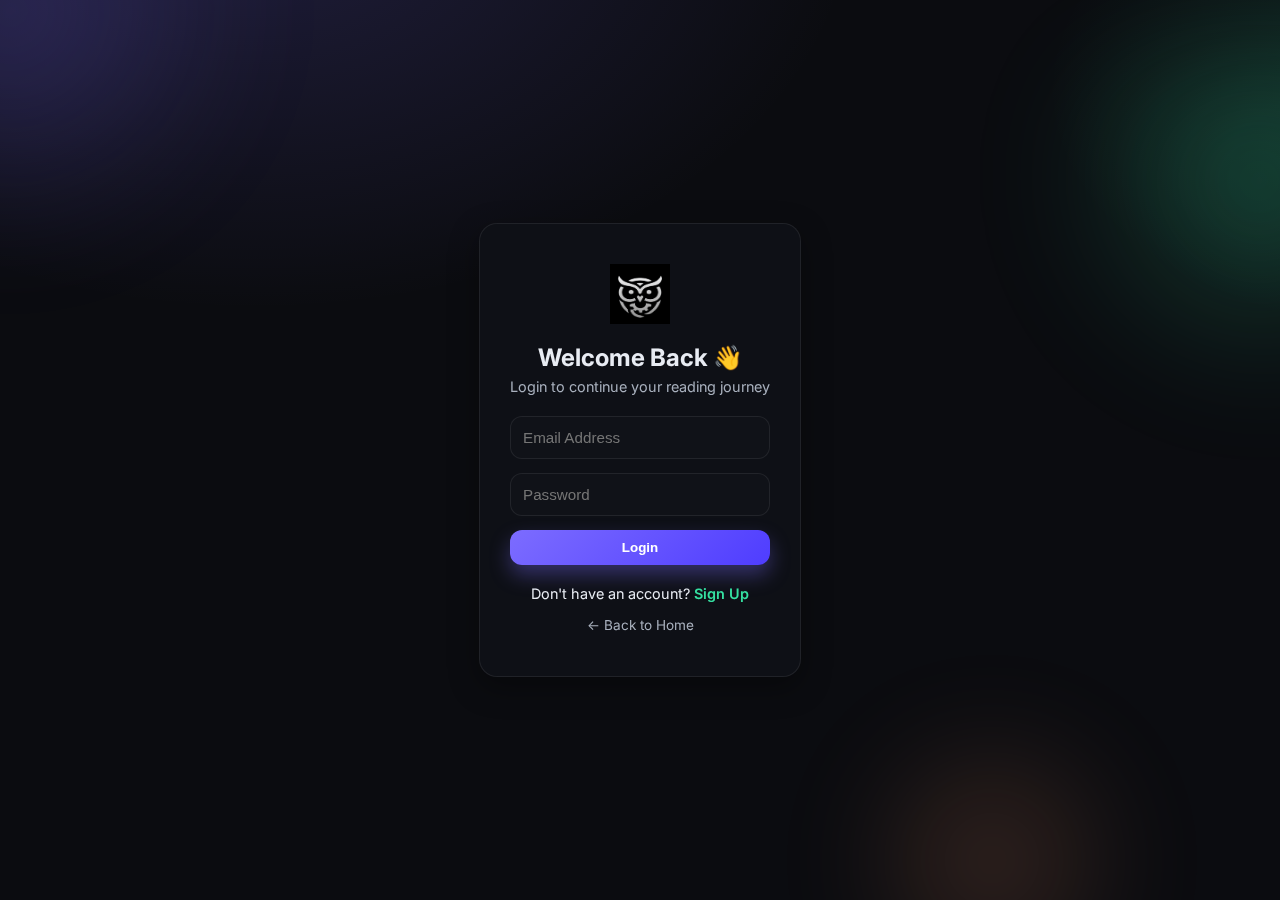
<file: frontend/login.html>
<!DOCTYPE html>
<html lang="en">
<head>
  <meta charset="UTF-8">
  <meta name="viewport" content="width=device-width, initial-scale=1.0">
  <title>Login | BookNest 📚</title>

  <link rel="stylesheet" href="style.css">
  <link href="https://fonts.googleapis.com/css2?family=Inter:wght@400;500;600;700&display=swap" rel="stylesheet">

  <!-- 🔹 Prevent logged-in users from viewing login page -->
  <script src="session.js"></script>
  <script>
    redirectIfLoggedIn();
  </script>
</head>

<body class="auth-body">

  <!-- Background effects -->
  <div class="bg-accents" aria-hidden="true">
    <div class="blob blob-1"></div>
    <div class="blob blob-2"></div>
    <div class="blob blob-3"></div>
  </div>

  <!-- Login Container -->
  <div class="auth-container">
    <div class="auth-card">
      <img src="log2.png" alt="BookNest logo" class="auth-logo">
      <h2>Welcome Back 👋</h2>
      <p class="muted-text">Login to continue your reading journey</p>

      <!-- Login Form -->
      <form class="auth-form" id="loginForm">
        <input type="email" id="email" placeholder="Email Address" required>
        <input type="password" id="password" placeholder="Password" required>
        <button type="submit" class="btn primary">Login</button>
      </form>

      <p class="auth-switch">
        Don't have an account? <a href="signup.html">Sign Up</a>
      </p>
      <a href="index.html" class="back-home">← Back to Home</a>
    </div>
  </div>

  <!-- Login Script -->
  <script>
  const API_BASE = "https://book-recommendation-1-48xw.onrender.com";

  document.getElementById("loginForm").addEventListener("submit", async function (e) {
    e.preventDefault();

    const details = {
      email: document.getElementById("email").value.trim(),
      password: document.getElementById("password").value.trim()
    };

    if (!details.email || !details.password) {
      alert("Please enter both email and password.");
      return;
    }

    try {
      const response = await fetch(`${API_BASE}/auth/login`, {
        method: "POST",
        headers: { "Content-Type": "application/json" },
        body: JSON.stringify(details)
      });

      const result = await response.json();

      if (response.ok) {
        localStorage.setItem("user", JSON.stringify(result));
        alert("Login successful!");
        window.location.href = "index.html";
      } else {
        alert(result.message || "Invalid email or password.");
      }

    } catch (err) {
      console.error(err);
      alert("Server connection error.");
    }
  });
</script>


</body>
</html>
</file>
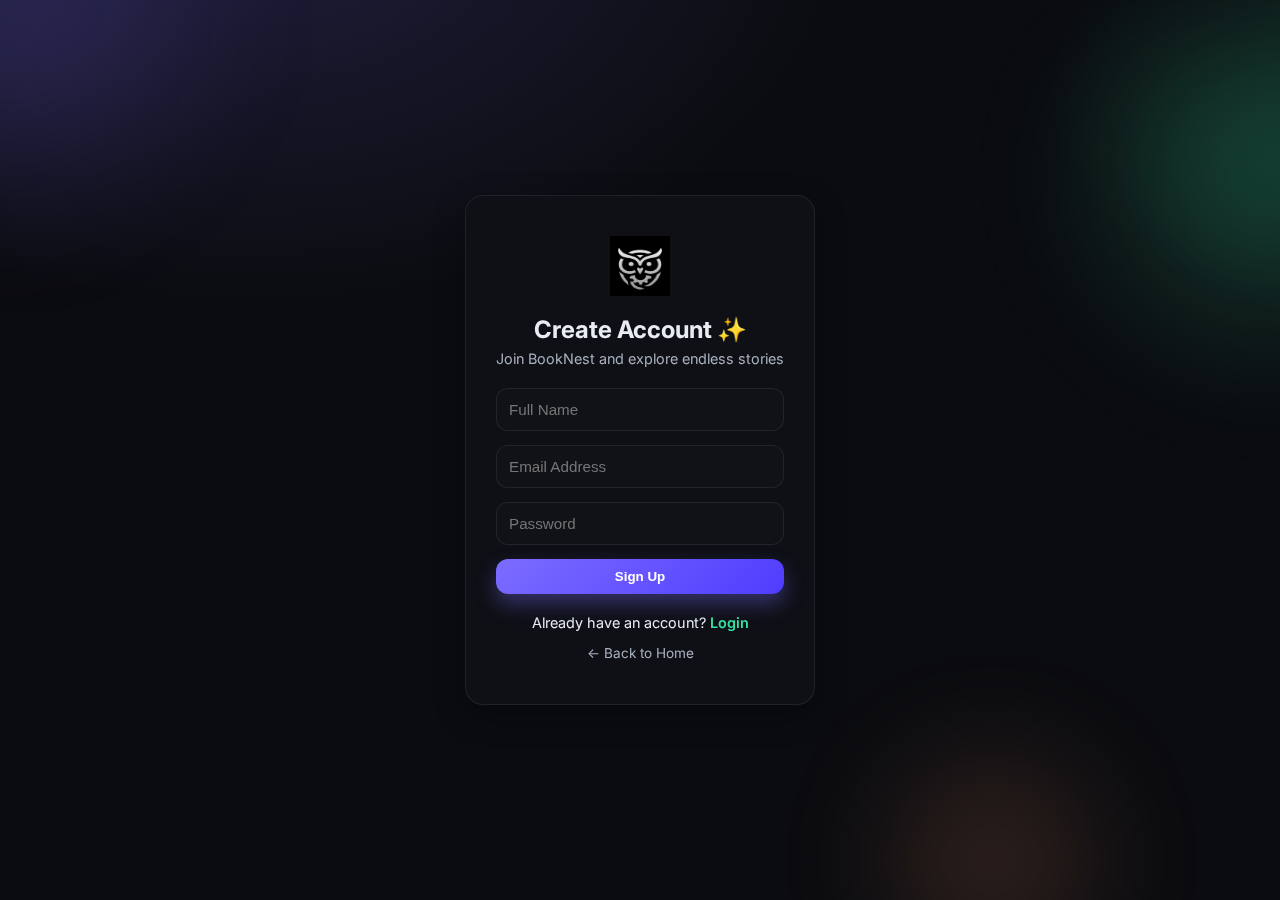
<file: frontend/signup.html>
<!DOCTYPE html>
<html lang="en">
<head>
  <meta charset="UTF-8">
  <meta name="viewport" content="width=device-width, initial-scale=1.0">
  <title>Sign Up | BookNest 📚</title>
  <link rel="stylesheet" href="style.css">
  <link href="https://fonts.googleapis.com/css2?family=Inter:wght@400;500;600;700&display=swap" rel="stylesheet">
</head>

<body class="auth-body">

  <!-- Background effects -->
  <div class="bg-accents" aria-hidden="true">
    <div class="blob blob-1"></div>
    <div class="blob blob-2"></div>
    <div class="blob blob-3"></div>
  </div>

  <!-- Signup Container -->
  <div class="auth-container">
    <div class="auth-card">
      <img src="log2.png" alt="BookNest logo" class="auth-logo">
      <h2>Create Account ✨</h2>
      <p class="muted-text">Join BookNest and explore endless stories</p>

      <!-- Signup Form -->
      <form class="auth-form" id="signupForm">
        <input type="text" id="name" placeholder="Full Name" required>
        <input type="email" id="email" placeholder="Email Address" required>
        <input type="password" id="password" placeholder="Password" required>
        <button type="submit" class="btn primary">Sign Up</button>
      </form>

      <p class="auth-switch">
        Already have an account? <a href="login.html">Login</a>
      </p>
      <a href="index.html" class="back-home">← Back to Home</a>
    </div>
  </div>


  <!-- Signup Script -->
  <script>
  const API_BASE = "https://book-recommendation-1-48xw.onrender.com";

  document.getElementById("signupForm").addEventListener("submit", async function (e) {
    e.preventDefault();

    const user = {
      name: document.getElementById("name").value,
      email: document.getElementById("email").value,
      password: document.getElementById("password").value
    };

    try {
      const response = await fetch(`${API_BASE}/auth/signup`, {
        method: "POST",
        headers: { "Content-Type": "application/json" },
        body: JSON.stringify(user)
      });

      const result = await response.json();

      if (response.ok) {
        alert("Signup successful! Please login now.");
        window.location.href = "login.html";
      } else {
        alert(result.message || "Signup failed.");
      }

    } catch (error) {
      alert("Error connecting to server.");
      console.error(error);
    }
  });
</script>


</body>
</html>
</file>
<file: frontend/style.css>
* {
  margin: 0;
  padding: 0;
  box-sizing: border-box;
}

:root {
  --bg: #0b0c10;
  --surface: #101218;
  --elev: #141824;
  --text: #e8ecf3;
  --muted: #a8b0bd;
  --primary: #7c6cff;
  --primary-700: #6b59ff;
  --primary-900: #4f3dff;
  --accent: #35e0a1;
  --card: #0f1320;
  --ring: rgba(124,108,255,0.45);
  --shadow: 0 10px 30px rgba(0,0,0,0.35);
  --radius: 14px;
  --radius-sm: 10px;
  --transition: 200ms ease;
}

body {
  background: radial-gradient(1200px 800px at 20% -10%, rgba(124,108,255,0.18), transparent 50%),
              radial-gradient(900px 600px at 110% 10%, rgba(53,224,161,0.14), transparent 40%),
              var(--bg);
  color: var(--text);
  font-family: "Inter", system-ui, -apple-system, Segoe UI, Roboto, Arial, sans-serif;
  line-height: 1.5;
  -webkit-font-smoothing: antialiased;
  text-rendering: optimizeLegibility;
}

.bg-accents {
  position: fixed;
  inset: 0;
  pointer-events: none;
  z-index: 0;
}
.blob {
  position: absolute;
  filter: blur(60px);
  opacity: 0.25;
  transform: translateZ(0);
}
.blob-1 {
  width: 420px; height: 420px; left: -120px; top: -120px;
  background: radial-gradient(circle at 30% 30%, #7c6cff, transparent 60%);
}
.blob-2 {
  width: 380px; height: 380px; right: -100px; top: 60px;
  background: radial-gradient(circle at 70% 30%, #35e0a1, transparent 60%);
}
.blob-3 {
  width: 320px; height: 320px; right: 10%; bottom: -120px;
  background: radial-gradient(circle at 50% 50%, #ff9c6b, transparent 60%);
}

.navbar {
  position: sticky;
  top: 0;
  z-index: 10;
  display: flex;
  justify-content: space-between;
  align-items: center;
  background: color-mix(in oklab, var(--surface), black 10%);
  backdrop-filter: saturate(140%) blur(10px);
  border-bottom: 1px solid rgba(255,255,255,0.06);
  padding: 14px 22px;
}
.brand {
  display: flex;
  align-items: center;
  gap: 12px;
}
.brand-logo {
  width: 38px;
  height: 38px;
  display: grid;
  place-items: center;
  background: linear-gradient(135deg, var(--primary) 0%, var(--accent) 100%);
  border-radius: 10px;
  box-shadow: 0 6px 16px rgba(124,108,255,0.35);
}
.brand-name {
  font-size: 1.2rem;
  font-weight: 700;
  letter-spacing: 0.2px;
}
.nav-actions {
  display: flex;
  align-items: center;
  gap: 10px;
}

.hero {
  position: relative;
  z-index: 1;
  display: grid;
  grid-template-columns: 1.2fr 1fr;
  gap: 24px;
  align-items: center;
  padding: 36px 22px 18px;
}
.hero-content h2 {
  font-size: clamp(1.8rem, 3.5vw, 2.6rem);
  line-height: 1.15;
  font-weight: 800;
  letter-spacing: -0.02em;
}
.hero-content p {
  margin-top: 10px;
  color: var(--muted);
}
.search-bar {
  margin-top: 16px;
  display: flex;
  align-items: center;
  gap: 10px;
  background: var(--surface);
  border: 1px solid rgba(255,255,255,0.06);
  padding: 10px 10px 10px 14px;
  border-radius: 1000px;
  box-shadow: var(--shadow);
}
.search-icon { opacity: 0.9 }
.search-bar input {
  flex: 1;
  color: var(--text);
  background: transparent;
  border: none;
  outline: none;
  padding: 8px 10px;
  font-size: 1rem;
}
.controls {
  margin-top: 14px;
  display: flex;
  align-items: center;
  gap: 14px;
  flex-wrap: wrap;
}
.chips { display: flex; flex-wrap: wrap; gap: 8px; }
.chip {
  border: 1px solid rgba(255,255,255,0.08);
  background: color-mix(in oklab, var(--elev), black 2%);
  color: var(--muted);
  padding: 8px 12px;
  border-radius: 999px;
  cursor: pointer;
  transition: background var(--transition), color var(--transition), border-color var(--transition), transform var(--transition);
  user-select: none;
}
.chip:hover { transform: translateY(-1px); }
.chip.active {
  background: rgba(124,108,255,0.18);
  color: var(--text);
  border-color: var(--ring);
  box-shadow: 0 0 0 4px rgba(124,108,255,0.08) inset;
}
.sort {
  margin-left: auto;
  display: flex;
  align-items: center;
  gap: 8px;
  color: var(--muted);
}
.sort select {
  background: var(--surface);
  color: var(--text);
  border: 1px solid rgba(255,255,255,0.07);
  border-radius: 10px;
  padding: 8px 10px;
  outline: none;
}


.hero-logo {
  width: 280px;
  max-width: 100%;
  height: auto;
  display: block;
  margin: 0 auto;
  transition: transform 0.3s ease;
}

.hero-logo:hover {
  transform: scale(1.05);
}



.btn {
  border: none;
  border-radius: 12px;
  padding: 10px 14px;
  cursor: pointer;
  font-weight: 600;
  transition: transform var(--transition), box-shadow var(--transition), background var(--transition), color var(--transition);
}
.btn:active { transform: translateY(1px) }
.btn.primary {
  background: linear-gradient(135deg, var(--primary) 0%, var(--primary-900) 100%);
  color: white;
  box-shadow: 0 10px 20px rgba(124,108,255,0.35);
}
.btn.primary:hover { filter: brightness(1.06) }
.btn.subtle { background: var(--surface); color: var(--text); border: 1px solid rgba(255,255,255,0.08); }
.btn.icon-btn {
  width: 40px; height: 40px; border-radius: 999px;
  background: var(--surface);
  color: var(--text);
  border: 1px solid rgba(255,255,255,0.08);
}

.book-section {
  position: relative;
  z-index: 1;
  margin: 22px;
  background: color-mix(in oklab, var(--surface), black 6%);
  border: 1px solid rgba(255,255,255,0.06);
  border-radius: var(--radius);
  padding: 16px;
  box-shadow: var(--shadow);
  
}
.section-head {
  display: flex;
  justify-content: space-between;
  align-items: center;
  margin-bottom: 10px;
}
.section-head h3 { font-size: 1.05rem; }
.link { color: var(--accent); text-decoration: none; font-weight: 600; }

.book-container {
  display: grid;
  grid-template-columns: repeat(auto-fill, minmax(220px, 1fr));
  gap: 14px;
  align-items: stretch; /* stretch all cards to same height */
  overflow: visible; /* allow 3D transforms */
}


/* === FIXED FLIP EFFECT (GRID-SAFE VERSION) === */
.book-card {
  position: relative;
  width: 100%;
  height: 400px;
  min-height: 400px; /* ensure minimum height */
  max-height: 400px; /* ensure maximum height */
  perspective: 1000px;
  transform-style: preserve-3d;
  border-radius: var(--radius);
  overflow: hidden; /* ensure card clips any overflow */
  opacity: 0;
  animation: cardFadeIn 0.75s ease forwards;
  transition: transform 0.35s ease, box-shadow 0.35s ease;
  box-shadow: 0 0 0 0 rgba(124,108,255,0.0), 0 10px 20px rgba(9, 14, 28, 0.24);
}

.book-card:hover:not(.flipped) {
  transform: translateY(-6px);
  box-shadow: 0 0 0 2px rgba(124,108,255,0.58), 0 18px 38px rgba(8, 14, 30, 0.45);
}

.book-card.flipped {
  box-shadow: 0 0 0 2px rgba(124,108,255,0.4);
  transform: none;
}
.book-card:nth-of-type(1) { animation-delay: 0.05s; }
.book-card:nth-of-type(2) { animation-delay: 0.1s; }
.book-card:nth-of-type(3) { animation-delay: 0.15s; }
.book-card:nth-of-type(4) { animation-delay: 0.2s; }
.book-card:nth-of-type(5) { animation-delay: 0.25s; }
.book-card:nth-of-type(6) { animation-delay: 0.3s; }
.book-card:nth-of-type(7) { animation-delay: 0.35s; }
.book-card:nth-of-type(8) { animation-delay: 0.4s; }

.card-inner {
  position: relative;
  width: 100%;
  height: 100%;
  min-height: 100%;
  transition: transform 0.8s ease;
  transform-style: preserve-3d;
}

.book-card.flipped .card-inner {
  transform: rotateY(180deg);
}

/* Both faces occupy same space */
.card-front,
.card-back {
  position: absolute;
  inset: 0;
  width: 100%;
  height: 100%;
  border-radius: var(--radius);
  backface-visibility: hidden;
  -webkit-backface-visibility: hidden;
  overflow: hidden;
}

/* FRONT */
.card-front {
  background: linear-gradient(180deg, color-mix(in oklab, var(--card), black 4%), color-mix(in oklab, var(--elev), black 2%));
  transform: rotateY(0deg);
  z-index: 2;
  display: flex;
  flex-direction: column;
  overflow: hidden; /* prevent content from overflowing */
  height: 100%; /* ensure it takes full card height */
  max-height: 100%; /* prevent overflow */
  position: relative;
  transition: box-shadow 0.35s ease;
}
.card-front::after {
  content: "";
  position: absolute;
  inset: 0;
  background: linear-gradient(135deg, rgba(124,108,255,0.22), rgba(53,224,161,0.2));
  mix-blend-mode: screen;
  opacity: 0;
  transition: opacity 0.4s ease;
  pointer-events: none;
}
.book-card:hover:not(.flipped) .card-front {
  box-shadow: 0 20px 30px rgba(12, 20, 40, 0.45);
}
.book-card:hover:not(.flipped) .card-front::after {
  opacity: 0.18;
}

/* BACK */
.card-back {
  background: linear-gradient(180deg, color-mix(in oklab, var(--surface), black 4%), color-mix(in oklab, var(--elev), black 2%));
  transform: rotateY(180deg);
  z-index: 1;
  display: flex;
  flex-direction: column;
  justify-content: center;
  align-items: center;
  text-align: center;
  padding: 24px;
  box-shadow: var(--shadow);
}

/* CONTENT INSIDE BACK */
.book-about {
  display: flex;
  flex-direction: column;
  justify-content: center;
  align-items: center;
  gap: 12px;
  text-align: center;
  color: var(--text);
  height: 100%;
  overflow: hidden;
}

.about-title {
  font-size: 1.1rem;
  font-weight: 700;
  color: var(--primary);
  margin-bottom: 6px;
}

.about-text {
  font-size: 0.9rem;
  color: var(--muted);
  line-height: 1.5;
  padding: 0 10px;
  overflow-y: auto;
  max-height: 220px;
}

.flip-back-btn {
  margin-top: 12px;
  align-self: center;
}

/* Ensure grid doesn't clip 3D transforms */
.book-container {
  perspective: 1200px;
}


.book-card .cover { 
  width: 100%; 
  height: 220px; /* restored original height */
  background: #141824; 
  overflow: hidden;
  flex-shrink: 0; /* prevent cover from shrinking */
}
.book-card .cover img {
  width: 100%;
  height: 100%;
  object-fit: cover;
  transform: scale(1.02);
  transition: transform 400ms ease;
}
.book-card:hover .cover img { transform: scale(1.06) }
.book-info {
  padding: 6px 12px 6px 12px; /* reduced padding */
  display: flex;
  flex-direction: column;
  gap: 2px; /* minimal gap */
  flex: 1 1 auto; /* take remaining space */
  min-height: 0; /* allow clamping/overflow controls to work */
  overflow: hidden; /* prevent overflow */
  position: relative; /* for proper containment */
}
.book-title { 
  font-size: 1rem; 
  font-weight: 700; 
  letter-spacing: 0.2px;
  line-height: 1.2;
  min-height: 1.2em; /* reserve space for title */
  max-height: 2.4em; /* allow max 2 lines */
  overflow: hidden;
  display: -webkit-box;
  -webkit-line-clamp: 2;
  line-clamp: 2;
  -webkit-box-orient: vertical;
  text-overflow: ellipsis;
  flex-shrink: 0;
}
.book-author { 
  font-size: 0.9rem; 
  color: var(--muted);
  line-height: 1.3;
  min-height: 1.3em; /* reserve space for author */
  max-height: 2.6em; /* allow max 2 lines */
  overflow: hidden;
  display: -webkit-box;
  -webkit-line-clamp: 2;
  line-clamp: 2;
  -webkit-box-orient: vertical;
  text-overflow: ellipsis;
  flex-shrink: 0;
}
.badges { 
  display: flex; 
  flex-wrap: wrap; 
  gap: 6px; 
  margin-top: 2px; /* reduced margin */
  min-height: 22px; /* reduced height */
  max-height: 36px; /* reduced to allow max 2 rows of badges */
  overflow: hidden;
  flex-shrink: 0;
}
.badge {
  font-size: 0.72rem; padding: 4px 8px; border-radius: 999px;
  border: 1px solid rgba(255,255,255,0.1); color: var(--text);
  background: rgba(124,108,255,0.15);
}
.book-desc {
  font-size: 0.85rem;
  color: var(--muted);
  margin-top: 1px; /* minimal margin */
  margin-bottom: 0; /* no margin below */
  line-height: 1.3;
  display: -webkit-box;
  -webkit-line-clamp: 2; /* clamp to two lines for consistent heights */
  line-clamp: 2; /* standard property for compatibility */
  -webkit-box-orient: vertical;
  overflow: hidden;
  text-overflow: ellipsis;
  max-height: 2.6em; /* slightly reduced */
  flex-shrink: 1; /* allow description to shrink if needed */
  min-height: 0; /* allow it to shrink if space is tight */
}
.card-actions {
  display: flex;
  gap: 8px;
  margin-top: auto; /* push buttons to the bottom of the card */
  flex-shrink: 0; /* prevent buttons from shrinking */
  margin-bottom: 0; /* ensure buttons stay within card */
  width: 100%; /* full width */
  position: relative; /* ensure proper positioning */
  z-index: 1; /* ensure buttons are visible */
  max-height: 40px; /* ensure buttons don't exceed this height */
  transform: translateY(-4px); /* pull buttons even closer to description */
}
.card-actions .btn { 
  padding: 7px 12px; 
  border-radius: 10px;
  font-size: 0.85rem; /* slightly smaller font */
  white-space: nowrap; /* prevent button text from wrapping */
}

.skeleton { position: relative; overflow: hidden; background: color-mix(in oklab, var(--elev), black 8%); border-radius: var(--radius); }
.skeleton::after {
  content: ""; position: absolute; inset: 0; transform: translateX(-100%);
  background: linear-gradient(90deg, transparent, rgba(255,255,255,0.06), transparent);
  animation: shimmer 1.2s infinite;
}
@keyframes shimmer { 100% { transform: translateX(100%); } }

.hidden { display: none }

#toast {
  position: fixed;
  bottom: 18px;
  left: 50%;
  transform: translateX(-50%) translateY(20px);
  background: color-mix(in oklab, var(--surface), black 10%);
  color: var(--text);
  border: 1px solid rgba(255,255,255,0.08);
  border-radius: 12px;
  padding: 10px 14px;
  box-shadow: var(--shadow);
  opacity: 0;
  pointer-events: none;
  transition: opacity var(--transition), transform var(--transition);
  z-index: 20;
}
#toast.show { opacity: 1; transform: translateX(-50%) translateY(0); }

.to-top {
  position: fixed;
  right: 18px;
  bottom: 18px;
  width: 42px; height: 42px;
  border-radius: 999px;
  background: var(--surface);
  color: var(--text);
  border: 1px solid rgba(255,255,255,0.08);
  box-shadow: var(--shadow);
  opacity: 0; pointer-events: none; transform: translateY(10px);
  transition: opacity var(--transition), transform var(--transition);
  z-index: 15;
}
.to-top.show { opacity: 1; pointer-events: auto; transform: translateY(0) }

body.light {
  --bg: #f5f7fb;
  --surface: #ffffff;
  --elev: #ffffff;
  --text: #1e2330;
  --muted: #5d6780;
  --card: #ffffff;
  --shadow: 0 8px 20px rgba(13, 27, 62, 0.08);
}

@media (max-width: 920px) {
  .hero { grid-template-columns: 1fr; }
  .sort { margin-left: 0; }
}
.btn-wishlist:hover {
  background: #9b5de5;
  color: #fff;
}

/* === AUTH PAGES === */
.auth-body {
  display: flex;
  align-items: center;
  justify-content: center;
  height: 100vh;
  background: radial-gradient(1200px 800px at 20% -10%, rgba(124,108,255,0.18), transparent 50%),
              radial-gradient(900px 600px at 110% 10%, rgba(53,224,161,0.14), transparent 40%),
              var(--bg);
  color: var(--text);
  font-family: "Inter", sans-serif;
}

.auth-container {
  position: relative;
  z-index: 2;
  display: flex;
  justify-content: center;
  align-items: center;
}

.auth-card {
  background: color-mix(in oklab, var(--surface), black 5%);
  padding: 40px 30px;
  border-radius: 18px;
  box-shadow: var(--shadow);
  text-align: center;
  width: 100%;
  max-width: 360px;
  border: 1px solid rgba(255,255,255,0.08);
}

.auth-logo {
  width: 60px;
  height: 60px;
  margin-bottom: 10px;
}

.auth-form {
  display: grid;
  gap: 14px;
  margin-top: 18px;
}

.auth-form input {
  background: var(--surface);
  border: 1px solid rgba(255,255,255,0.08);
  border-radius: 12px;
  padding: 12px;
  color: var(--text);
  outline: none;
  font-size: 0.95rem;
  transition: border-color var(--transition);
}

.auth-form input:focus {
  border-color: var(--primary);
  box-shadow: 0 0 0 3px rgba(124,108,255,0.15);
}

.auth-switch {
  margin-top: 18px;
  font-size: 0.9rem;
}

.auth-switch a {
  color: var(--accent);
  text-decoration: none;
  font-weight: 600;
}

.auth-switch a:hover {
  text-decoration: underline;
}

.back-home {
  display: inline-block;
  margin-top: 10px;
  font-size: 0.85rem;
  color: var(--muted);
  text-decoration: none;
}

.back-home:hover {
  color: var(--accent);
}

.muted-text {
  color: var(--muted);
  font-size: 0.9rem;
}

.main-cats {
justify-content: flex-start;
gap: 12px;
}

.sub-cats {
margin-top: 8px;
animation: fadeIn 0.3s ease;
}

.hidden {
display: none !important;
}

@keyframes fadeIn {
from { opacity: 0; transform: translateY(-6px); }
to { opacity: 1; transform: translateY(0); }
}
/* --- CATEGORY FILTER LAYOUT FIX --- */
.main-cats {
display: flex;
flex-wrap: wrap;
gap: 12px;
justify-content: flex-start;
width: 100%;
}

.sub-cats {
display: flex;
flex-wrap: wrap;
gap: 10px;
justify-content: flex-start;
width: 100%;
margin-top: 10px;
padding-top: 4px;
border-top: 1px solid rgba(255,255,255,0.08);
animation: fadeIn 0.3s ease;
}

/* Ensure subcategories always go to next line */
.controls {
display: flex;
flex-direction: column;
align-items: flex-start;
gap: 10px;
width: 100%;
}

/* Slight fade animation for subcategories */
@keyframes fadeIn {
from { opacity: 0; transform: translateY(-6px); }
to { opacity: 1; transform: translateY(0); }
}

@keyframes cardFadeIn {
  from {
    opacity: 0;
    transform: translateY(18px);
  }
  to {
    opacity: 1;
    transform: translateY(0);
  }
}

@media (prefers-reduced-motion: reduce) {
  .book-card {
    animation: none;
    opacity: 1;
  }
  .book-card:hover:not(.flipped) .card-front {
    box-shadow: none;
  }
  .book-card:hover:not(.flipped) .card-front::after {
    opacity: 0;
  }
}
/* --- AUTH / NAV EXTRA STYLING --- */
.welcome-text {
  font-size: 0.9rem;
  color: var(--muted);
  margin-right: 4px;
  white-space: nowrap;
}

#auth-links {
  display: flex;
  align-items: center;
  gap: 10px;
}

/* ========== GENRE MODAL ========== */
.modal {
  position: fixed;
  inset: 0;
  background: rgba(0,0,0,0.6);
  display: flex;
  align-items: center;
  justify-content: center;
  z-index: 50;
}

.modal.hidden {
  display: none;
}

.modal-content {
  background: var(--surface);
  padding: 24px;
  width: 420px;
  max-width: 92%;
  border-radius: 14px;
  box-shadow: var(--shadow);
  text-align: center;
}

.genre-container {
  margin-top: 16px;
  display: flex;
  flex-wrap: wrap;
  gap: 10px;
  justify-content: center;
}

.genre-chip {
  padding: 8px 12px;
  background: #4f3dff;
  border-radius: 20px;
  cursor: pointer;
  font-weight: 600;
  display: flex;
  align-items: center;
  gap: 6px;
}

.genre-chip.selected {
  background: #55d4b5;
  outline: 2px solid var(--primary);
}

.genre-chip span {
  font-weight: bold;
  cursor: pointer;
}
</file>
